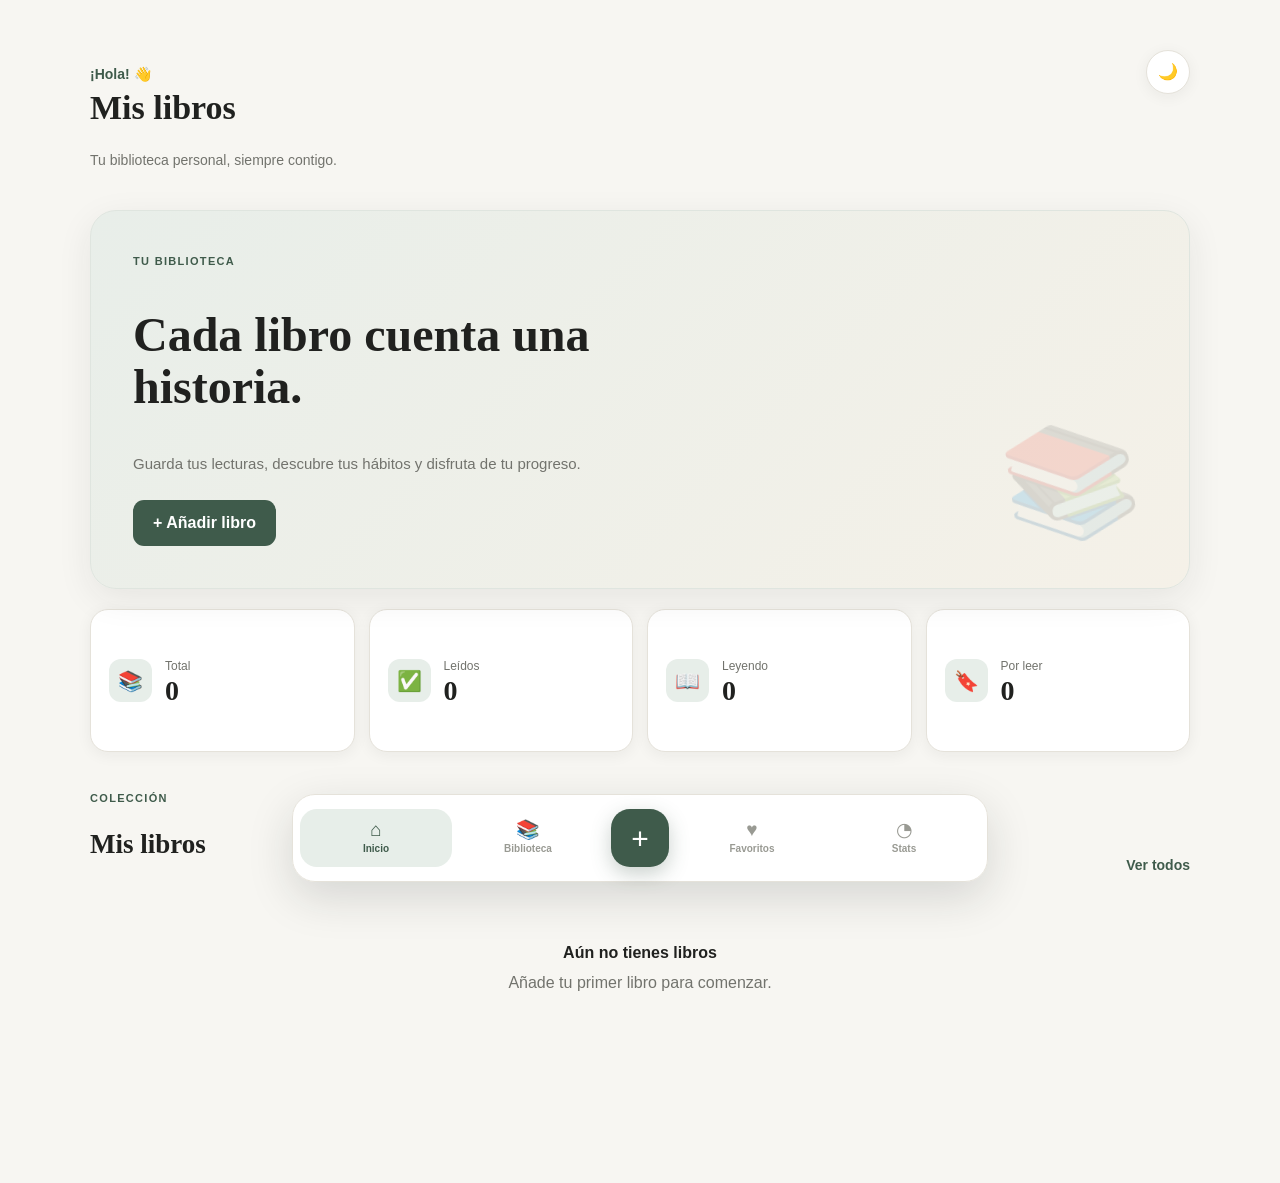
<file: index.html>
<!DOCTYPE html>
<html lang="es">
<head>
    <meta charset="UTF-8">

    <meta
        name="viewport"
        content="width=device-width, initial-scale=1.0, viewport-fit=cover"
    >

    <meta
        name="theme-color"
        content="#f7f6f2"
    >

    <meta
        name="apple-mobile-web-app-capable"
        content="yes"
    >

    <meta
        name="apple-mobile-web-app-status-bar-style"
        content="default"
    >

    <meta
        name="apple-mobile-web-app-title"
        content="Mis Libros"
    >

    <title>Mis Libros</title>

<link rel="stylesheet" href="style.css">

<link
    rel="manifest"
    href="manifest.json"
>

<meta
    name="theme-color"
    content="#3f5b4b"
>

<meta
    name="apple-mobile-web-app-capable"
    content="yes"
>

<meta
    name="apple-mobile-web-app-status-bar-style"
    content="default"
>

<meta
    name="apple-mobile-web-app-title"
    content="Mis Libros"
>

<link
    rel="apple-touch-icon"
    href="icons/icon-192.png"
>
</head>

<body>

<div class="app">

    <!-- ================= HEADER ================= -->

    <header class="top-header">

        <div>
            <p class="hello">¡Hola! 👋</p>

            <h1>Mis libros</h1>

            <p class="subtitle">
                Tu biblioteca personal, siempre contigo.
            </p>
        </div>

        <button
            class="icon-button"
            id="themeButton"
            aria-label="Cambiar tema"
        >
            🌙
        </button>

    </header>


    <!-- ================= DASHBOARD ================= -->

    <section
        class="page"
        id="homePage"
    >

        <!-- HERO -->

        <div class="hero-card">

            <div class="hero-content">

                <span class="hero-small">
                    TU BIBLIOTECA
                </span>

                <h2>
                    Cada libro cuenta una historia.
                </h2>

                <p>
                    Guarda tus lecturas, descubre tus hábitos
                    y disfruta de tu progreso.
                </p>

                <button
                    class="primary-button"
                    id="heroAddButton"
                >
                    + Añadir libro
                </button>

            </div>

            <div class="hero-decoration">
                📚
            </div>

        </div>


        <!-- STATS -->

        <div class="stats-grid">

            <div class="stat-card">

                <div class="stat-icon">
                    📚
                </div>

                <div>
                    <span>Total</span>
                    <strong id="totalBooks">0</strong>
                </div>

            </div>


            <div class="stat-card">

                <div class="stat-icon">
                    ✅
                </div>

                <div>
                    <span>Leídos</span>
                    <strong id="readBooks">0</strong>
                </div>

            </div>


            <div class="stat-card">

                <div class="stat-icon">
                    📖
                </div>

                <div>
                    <span>Leyendo</span>
                    <strong id="readingBooks">0</strong>
                </div>

            </div>


            <div class="stat-card">

                <div class="stat-icon">
                    🔖
                </div>

                <div>
                    <span>Por leer</span>
                    <strong id="toReadBooks">0</strong>
                </div>

            </div>

        </div>


        <!-- RECENT BOOKS -->

        <div class="section-header">

            <div>
                <span class="section-label">
                    COLECCIÓN
                </span>

                <h2>Mis libros</h2>
            </div>

            <button
                class="text-button"
                id="viewAllButton"
            >
                Ver todos
            </button>

        </div>


        <div
            id="recentBooks"
            class="books-grid"
        ></div>

    </section>


    <!-- ================= LIBRARY PAGE ================= -->

    <section
        class="page hidden"
        id="libraryPage"
    >

        <div class="page-heading">

            <span class="section-label">
                BIBLIOTECA
            </span>

            <h2>Todos mis libros</h2>

            <p>
                Explora y organiza tus lecturas.
            </p>

        </div>


        <div class="search-container">

            <span>🔎</span>

            <input
                type="text"
                id="searchInput"
                placeholder="Buscar por título o autor..."
            >

        </div>


        <div class="filters">

            <select id="filterStatus">

                <option value="all">
                    Todos los estados
                </option>

                <option value="read">
                    Leídos
                </option>

                <option value="reading">
                    Leyendo
                </option>

                <option value="to-read">
                    Por leer
                </option>

            </select>


            <select id="filterGenre">

                <option value="all">
                    Todos los géneros
                </option>

                <option value="Novela">
                    Novela
                </option>

                <option value="Fantasía">
                    Fantasía
                </option>

                <option value="Ciencia ficción">
                    Ciencia ficción
                </option>

                <option value="Romance">
                    Romance
                </option>

                <option value="Misterio">
                    Misterio
                </option>

                <option value="Historia">
                    Historia
                </option>

                <option value="Biografía">
                    Biografía
                </option>

                <option value="Otro">
                    Otro
                </option>

            </select>

        </div>


        <div
            id="libraryBooks"
            class="books-grid"
        ></div>

    </section>


    <!-- ================= FAVORITES ================= -->

    <section
        class="page hidden"
        id="favoritesPage"
    >

        <div class="page-heading">

            <span class="section-label">
                FAVORITOS
            </span>

            <h2>Mis favoritos</h2>

            <p>
                Tus libros especiales.
            </p>

        </div>


        <div
            id="favoriteBooks"
            class="books-grid"
        ></div>

    </section>


    <!-- ================= STATS PAGE ================= -->

    <section
        class="page hidden"
        id="statsPage"
    >

        <div class="page-heading">

            <span class="section-label">
                ESTADÍSTICAS
            </span>

            <h2>Mi progreso</h2>

            <p>
                Conoce mejor tus hábitos de lectura.
            </p>

        </div>


        <div class="big-stat">

            <div class="big-stat-number" id="statsTotal">
                0
            </div>

            <div>
                <strong>libros en tu biblioteca</strong>

                <p>
                    Sigue leyendo y construyendo tu colección.
                </p>
            </div>

        </div>


        <div class="progress-card">

            <div class="progress-header">

                <strong>Libros leídos</strong>

                <span id="readPercentage">
                    0%
                </span>

            </div>

            <div class="progress-bar">

                <div
                    id="readProgress"
                    class="progress-fill"
                ></div>

            </div>

        </div>


        <div class="stats-details">

            <div class="detail-card">

                <span>⭐</span>

                <div>
                    <small>Calificación media</small>
                    <strong id="averageRating">
                        0.0
                    </strong>
                </div>

            </div>


            <div class="detail-card">

                <span>📄</span>

                <div>
                    <small>Páginas leídas</small>
                    <strong id="pagesRead">
                        0
                    </strong>
                </div>

            </div>

        </div>

    </section>


    <!-- ================= SETTINGS ================= -->

    <section
        class="page hidden"
        id="settingsPage"
    >

        <div class="page-heading">

            <span class="section-label">
                AJUSTES
            </span>

            <h2>Configuración</h2>

            <p>
                Personaliza tu experiencia.
            </p>

        </div>


        <div class="settings-card">

            <div class="setting-row">

                <div>

                    <strong>Apariencia</strong>

                    <span>
                        Cambiar entre modo claro y oscuro
                    </span>

                </div>

                <button
                    class="setting-action"
                    id="settingsThemeButton"
                >
                    🌙
                </button>

            </div>


            <div class="setting-row">

                <div>

                    <strong>Exportar biblioteca</strong>

                    <span>
                        Guarda una copia de tus libros
                    </span>

                </div>

                <button
                    class="setting-action"
                    id="exportButton"
                >
                    ↓
                </button>

            </div>


            <div class="setting-row">

                <div>

                    <strong>Importar biblioteca</strong>

                    <span>
                        Recupera una biblioteca guardada
                    </span>

                </div>

                <button
                    class="setting-action"
                    id="importButton"
                >
                    ↑
                </button>

            </div>


            <div class="setting-row danger-row">

                <div>

                    <strong>Eliminar todos los datos</strong>

                    <span>
                        Esta acción no se puede deshacer
                    </span>

                </div>

                <button
                    class="danger-button"
                    id="clearButton"
                >
                    🗑️
                </button>

            </div>

        </div>

        <input
            type="file"
            id="importFile"
            accept=".json"
            hidden
        >

    </section>


    <!-- ================= BOTTOM NAV ================= -->

    <nav class="bottom-nav">

        <button
            class="nav-item active"
            data-page="homePage"
        >
            <span>⌂</span>
            <small>Inicio</small>
        </button>


        <button
            class="nav-item"
            data-page="libraryPage"
        >
            <span>📚</span>
            <small>Biblioteca</small>
        </button>


        <button
            class="nav-add"
            id="addBookButton"
        >
            +
        </button>


        <button
            class="nav-item"
            data-page="favoritesPage"
        >
            <span>♥</span>
            <small>Favoritos</small>
        </button>


        <button
            class="nav-item"
            data-page="statsPage"
        >
            <span>◔</span>
            <small>Stats</small>
        </button>

    </nav>

</div>


<!-- ================= MODAL ================= -->

<div
    class="modal-overlay"
    id="modal"
>

    <div class="modal">

        <div class="modal-header">

            <div>

                <span class="section-label">
                    BIBLIOTECA
                </span>

                <h2 id="modalTitle">
                    Añadir libro
                </h2>

            </div>

            <button
                class="close-button"
                id="closeModal"
            >
                ×
            </button>

        </div>


        <form id="bookForm">

            <div class="form-group">

                <label>Título</label>

                <input
                    type="text"
                    id="title"
                    placeholder="Ej. Cien años de soledad"
                    required
                >

            </div>


            <div class="form-group">

                <label>Autor</label>

                <input
                    type="text"
                    id="author"
                    placeholder="Ej. Gabriel García Márquez"
                    required
                >

            </div>


            <div class="form-row">

                <div class="form-group">

                    <label>Género</label>

                    <select id="genre">

                        <option>Novela</option>
                        <option>Fantasía</option>
                        <option>Ciencia ficción</option>
                        <option>Romance</option>
                        <option>Misterio</option>
                        <option>Historia</option>
                        <option>Biografía</option>
                        <option>Otro</option>

                    </select>

                </div>


                <div class="form-group">

                    <label>Estado</label>

                    <select id="status">

                        <option value="to-read">
                            Por leer
                        </option>

                        <option value="reading">
                            Leyendo
                        </option>

                        <option value="read">
                            Leído
                        </option>

                    </select>

                </div>

            </div>


            <div class="form-group">

                <label>Páginas</label>

                <input
                    type="number"
                    id="pages"
                    min="0"
                    placeholder="Ej. 350"
                >

            </div>


            <div class="form-group">

                <label>Progreso (%)</label>

                <input
                    type="number"
                    id="progress"
                    min="0"
                    max="100"
                    value="0"
                    placeholder="0 - 100"
                >

            </div>


            <div class="form-group">

                <label>Fecha de inicio</label>

                <input
                    type="date"
                    id="startDate"
                >

            </div>


            <div class="form-group">

                <label>Fecha de finalización</label>

                <input
                    type="date"
                    id="finishDate"
                >

            </div>


            <div class="form-group">

                <label>Calificación</label>

                <div
                    class="rating"
                    id="rating"
                >

                    <button
                        type="button"
                        data-rating="1"
                    >
                        ★
                    </button>

                    <button
                        type="button"
                        data-rating="2"
                    >
                        ★
                    </button>

                    <button
                        type="button"
                        data-rating="3"
                    >
                        ★
                    </button>

                    <button
                        type="button"
                        data-rating="4"
                    >
                        ★
                    </button>

                    <button
                        type="button"
                        data-rating="5"
                    >
                        ★
                    </button>

                </div>

            </div>


            <div class="form-group">

                <label>Notas</label>

                <textarea
                    id="notes"
                    rows="4"
                    placeholder="¿Qué te pareció este libro?"
                ></textarea>

            </div>


            <label class="favorite-checkbox">

                <input
                    type="checkbox"
                    id="favorite"
                >

                <span>♥</span>

                Añadir a favoritos

            </label>


            <div class="form-actions">

                <button
                    type="button"
                    class="cancel-button"
                    id="cancelButton"
                >
                    Cancelar
                </button>

                <button
                    type="submit"
                    class="save-button"
                >
                    Guardar libro
                </button>

            </div>

        </form>

    </div>

</div>


<script src="script.js?v=3"></script></body>
</html>
</file>
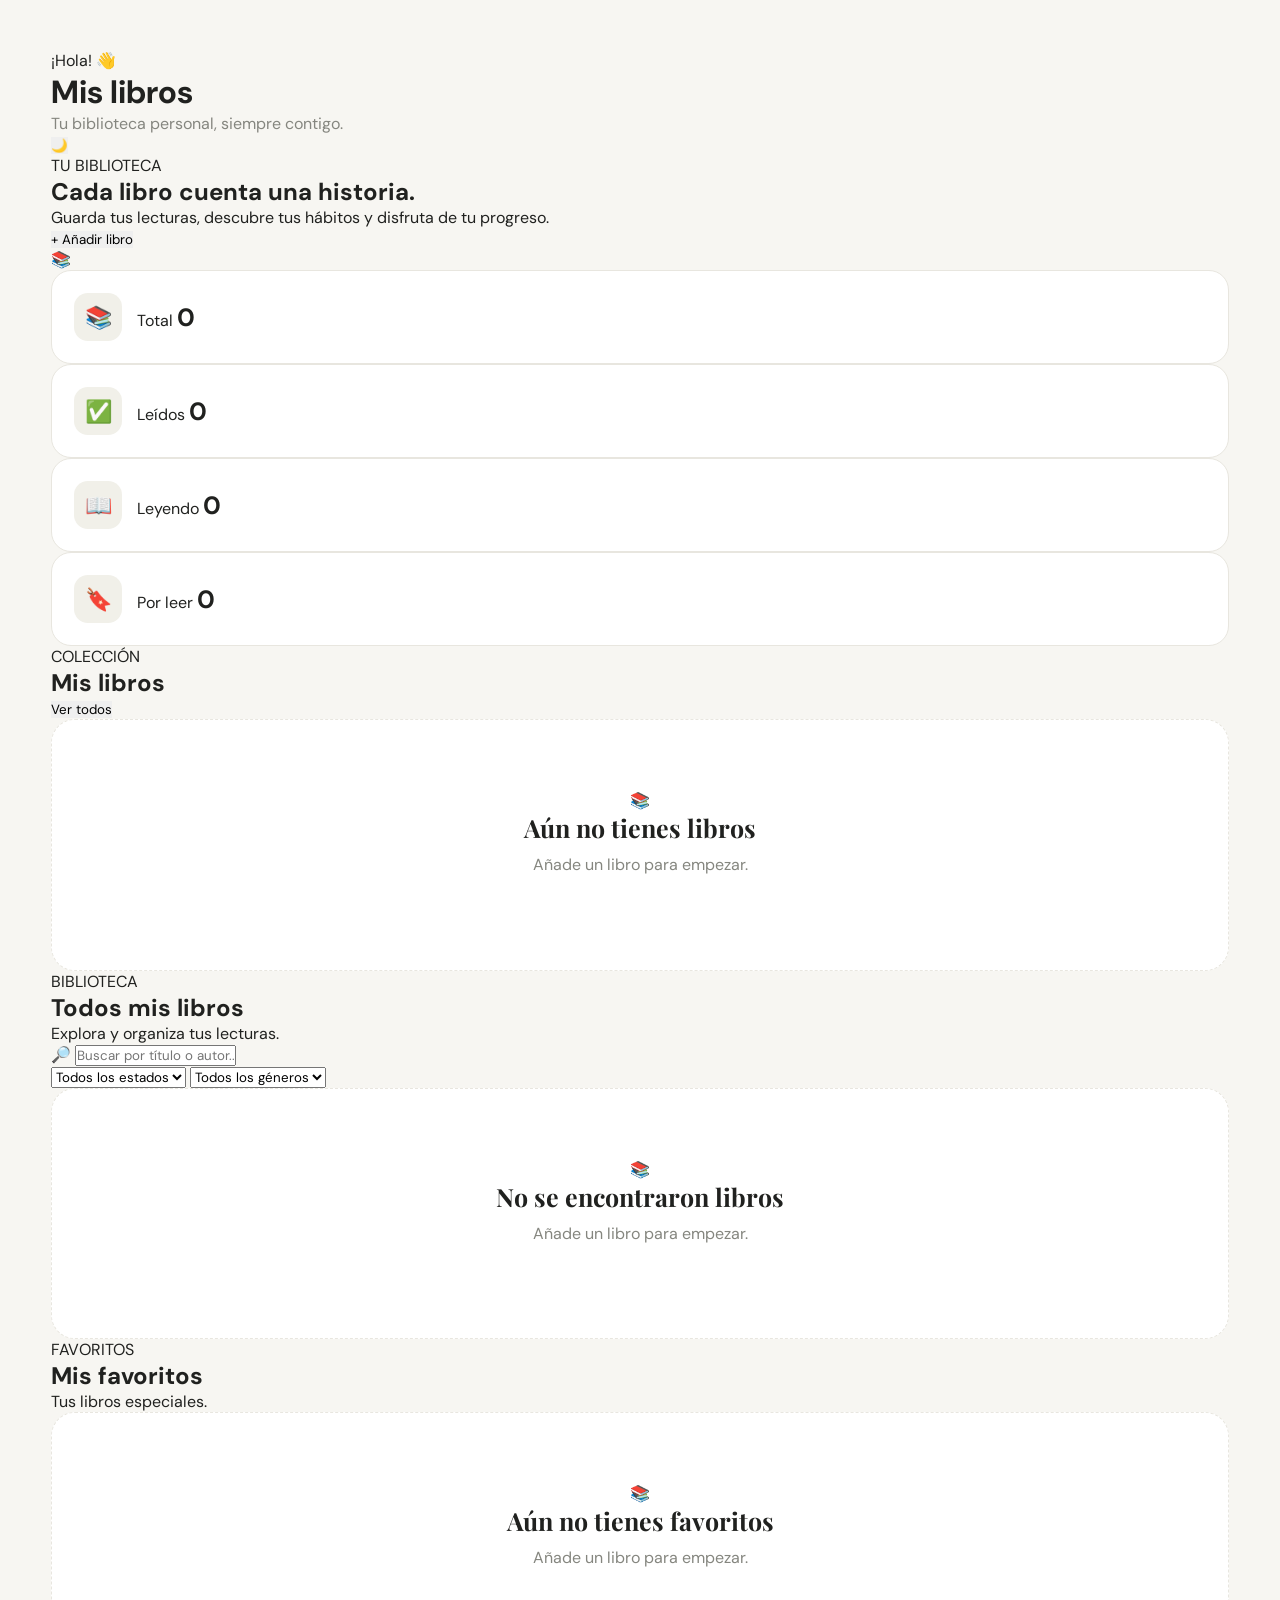
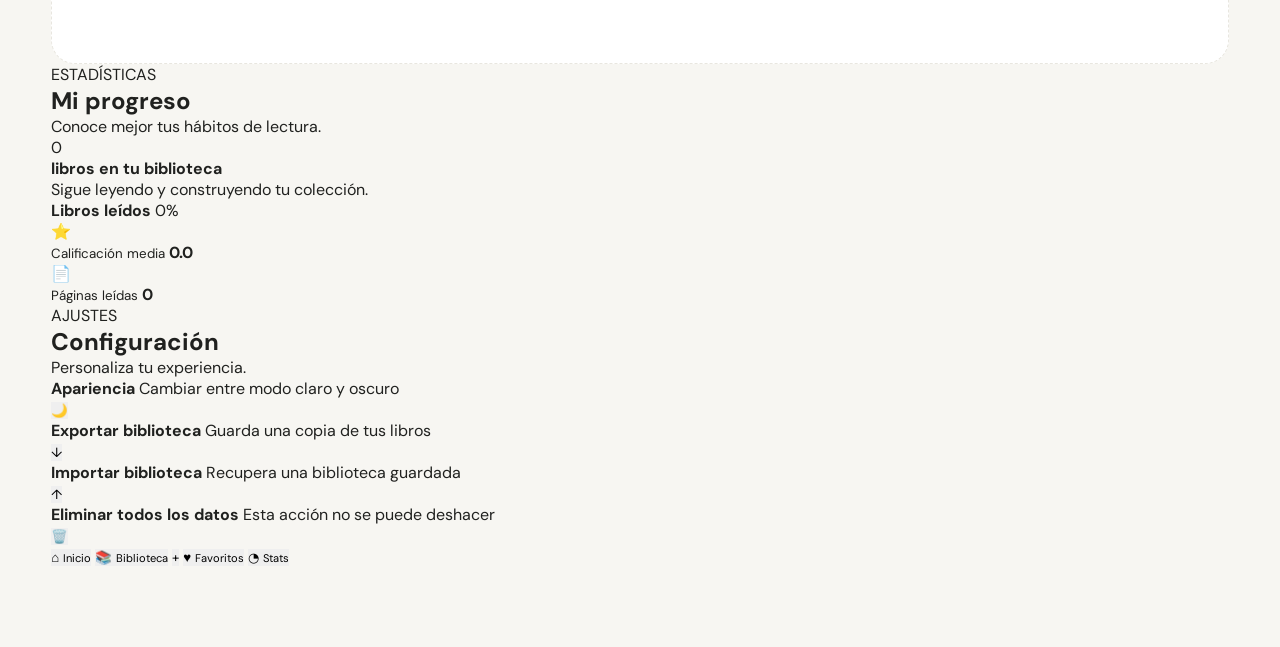
<file: aplicacion/index.html>
<!DOCTYPE html>
<html lang="es">
<head>
    <meta charset="UTF-8">

    <meta
        name="viewport"
        content="width=device-width, initial-scale=1.0, viewport-fit=cover"
    >

    <meta
        name="theme-color"
        content="#f7f6f2"
    >

    <meta
        name="apple-mobile-web-app-capable"
        content="yes"
    >

    <meta
        name="apple-mobile-web-app-status-bar-style"
        content="default"
    >

    <meta
        name="apple-mobile-web-app-title"
        content="Mis Libros"
    >

    <title>Mis Libros</title>

<link rel="stylesheet" href="style.css">

<link
    rel="manifest"
    href="manifest.json"
>

<meta
    name="theme-color"
    content="#3f5b4b"
>

<meta
    name="apple-mobile-web-app-capable"
    content="yes"
>

<meta
    name="apple-mobile-web-app-status-bar-style"
    content="default"
>

<meta
    name="apple-mobile-web-app-title"
    content="Mis Libros"
>

<link
    rel="apple-touch-icon"
    href="icons/icon-192.png"
>
</head>

<body>

<div class="app">

    <!-- ================= HEADER ================= -->

    <header class="top-header">

        <div>
            <p class="hello">¡Hola! 👋</p>

            <h1>Mis libros</h1>

            <p class="subtitle">
                Tu biblioteca personal, siempre contigo.
            </p>
        </div>

        <button
            class="icon-button"
            id="themeButton"
            aria-label="Cambiar tema"
        >
            🌙
        </button>

    </header>


    <!-- ================= DASHBOARD ================= -->

    <section
        class="page"
        id="homePage"
    >

        <!-- HERO -->

        <div class="hero-card">

            <div class="hero-content">

                <span class="hero-small">
                    TU BIBLIOTECA
                </span>

                <h2>
                    Cada libro cuenta una historia.
                </h2>

                <p>
                    Guarda tus lecturas, descubre tus hábitos
                    y disfruta de tu progreso.
                </p>

                <button
                    class="primary-button"
                    id="heroAddButton"
                >
                    + Añadir libro
                </button>

            </div>

            <div class="hero-decoration">
                📚
            </div>

        </div>


        <!-- STATS -->

        <div class="stats-grid">

            <div class="stat-card">

                <div class="stat-icon">
                    📚
                </div>

                <div>
                    <span>Total</span>
                    <strong id="totalBooks">0</strong>
                </div>

            </div>


            <div class="stat-card">

                <div class="stat-icon">
                    ✅
                </div>

                <div>
                    <span>Leídos</span>
                    <strong id="readBooks">0</strong>
                </div>

            </div>


            <div class="stat-card">

                <div class="stat-icon">
                    📖
                </div>

                <div>
                    <span>Leyendo</span>
                    <strong id="readingBooks">0</strong>
                </div>

            </div>


            <div class="stat-card">

                <div class="stat-icon">
                    🔖
                </div>

                <div>
                    <span>Por leer</span>
                    <strong id="toReadBooks">0</strong>
                </div>

            </div>

        </div>


        <!-- RECENT BOOKS -->

        <div class="section-header">

            <div>
                <span class="section-label">
                    COLECCIÓN
                </span>

                <h2>Mis libros</h2>
            </div>

            <button
                class="text-button"
                id="viewAllButton"
            >
                Ver todos
            </button>

        </div>


        <div
            id="recentBooks"
            class="books-grid"
        ></div>

    </section>


    <!-- ================= LIBRARY PAGE ================= -->

    <section
        class="page hidden"
        id="libraryPage"
    >

        <div class="page-heading">

            <span class="section-label">
                BIBLIOTECA
            </span>

            <h2>Todos mis libros</h2>

            <p>
                Explora y organiza tus lecturas.
            </p>

        </div>


        <div class="search-container">

            <span>🔎</span>

            <input
                type="text"
                id="searchInput"
                placeholder="Buscar por título o autor..."
            >

        </div>


        <div class="filters">

            <select id="filterStatus">

                <option value="all">
                    Todos los estados
                </option>

                <option value="read">
                    Leídos
                </option>

                <option value="reading">
                    Leyendo
                </option>

                <option value="to-read">
                    Por leer
                </option>

            </select>


            <select id="filterGenre">

                <option value="all">
                    Todos los géneros
                </option>

                <option value="Novela">
                    Novela
                </option>

                <option value="Fantasía">
                    Fantasía
                </option>

                <option value="Ciencia ficción">
                    Ciencia ficción
                </option>

                <option value="Romance">
                    Romance
                </option>

                <option value="Misterio">
                    Misterio
                </option>

                <option value="Historia">
                    Historia
                </option>

                <option value="Biografía">
                    Biografía
                </option>

                <option value="Otro">
                    Otro
                </option>

            </select>

        </div>


        <div
            id="libraryBooks"
            class="books-grid"
        ></div>

    </section>


    <!-- ================= FAVORITES ================= -->

    <section
        class="page hidden"
        id="favoritesPage"
    >

        <div class="page-heading">

            <span class="section-label">
                FAVORITOS
            </span>

            <h2>Mis favoritos</h2>

            <p>
                Tus libros especiales.
            </p>

        </div>


        <div
            id="favoriteBooks"
            class="books-grid"
        ></div>

    </section>


    <!-- ================= STATS PAGE ================= -->

    <section
        class="page hidden"
        id="statsPage"
    >

        <div class="page-heading">

            <span class="section-label">
                ESTADÍSTICAS
            </span>

            <h2>Mi progreso</h2>

            <p>
                Conoce mejor tus hábitos de lectura.
            </p>

        </div>


        <div class="big-stat">

            <div class="big-stat-number" id="statsTotal">
                0
            </div>

            <div>
                <strong>libros en tu biblioteca</strong>

                <p>
                    Sigue leyendo y construyendo tu colección.
                </p>
            </div>

        </div>


        <div class="progress-card">

            <div class="progress-header">

                <strong>Libros leídos</strong>

                <span id="readPercentage">
                    0%
                </span>

            </div>

            <div class="progress-bar">

                <div
                    id="readProgress"
                    class="progress-fill"
                ></div>

            </div>

        </div>


        <div class="stats-details">

            <div class="detail-card">

                <span>⭐</span>

                <div>
                    <small>Calificación media</small>
                    <strong id="averageRating">
                        0.0
                    </strong>
                </div>

            </div>


            <div class="detail-card">

                <span>📄</span>

                <div>
                    <small>Páginas leídas</small>
                    <strong id="pagesRead">
                        0
                    </strong>
                </div>

            </div>

        </div>

    </section>


    <!-- ================= SETTINGS ================= -->

    <section
        class="page hidden"
        id="settingsPage"
    >

        <div class="page-heading">

            <span class="section-label">
                AJUSTES
            </span>

            <h2>Configuración</h2>

            <p>
                Personaliza tu experiencia.
            </p>

        </div>


        <div class="settings-card">

            <div class="setting-row">

                <div>

                    <strong>Apariencia</strong>

                    <span>
                        Cambiar entre modo claro y oscuro
                    </span>

                </div>

                <button
                    class="setting-action"
                    id="settingsThemeButton"
                >
                    🌙
                </button>

            </div>


            <div class="setting-row">

                <div>

                    <strong>Exportar biblioteca</strong>

                    <span>
                        Guarda una copia de tus libros
                    </span>

                </div>

                <button
                    class="setting-action"
                    id="exportButton"
                >
                    ↓
                </button>

            </div>


            <div class="setting-row">

                <div>

                    <strong>Importar biblioteca</strong>

                    <span>
                        Recupera una biblioteca guardada
                    </span>

                </div>

                <button
                    class="setting-action"
                    id="importButton"
                >
                    ↑
                </button>

            </div>


            <div class="setting-row danger-row">

                <div>

                    <strong>Eliminar todos los datos</strong>

                    <span>
                        Esta acción no se puede deshacer
                    </span>

                </div>

                <button
                    class="danger-button"
                    id="clearButton"
                >
                    🗑️
                </button>

            </div>

        </div>

        <input
            type="file"
            id="importFile"
            accept=".json"
            hidden
        >

    </section>


    <!-- ================= BOTTOM NAV ================= -->

    <nav class="bottom-nav">

        <button
            class="nav-item active"
            data-page="homePage"
        >
            <span>⌂</span>
            <small>Inicio</small>
        </button>


        <button
            class="nav-item"
            data-page="libraryPage"
        >
            <span>📚</span>
            <small>Biblioteca</small>
        </button>


        <button
            class="nav-add"
            id="addBookButton"
        >
            +
        </button>


        <button
            class="nav-item"
            data-page="favoritesPage"
        >
            <span>♥</span>
            <small>Favoritos</small>
        </button>


        <button
            class="nav-item"
            data-page="statsPage"
        >
            <span>◔</span>
            <small>Stats</small>
        </button>

    </nav>

</div>


<!-- ================= MODAL ================= -->

<div
    class="modal-overlay"
    id="modal"
>

    <div class="modal">

        <div class="modal-header">

            <div>

                <span class="section-label">
                    BIBLIOTECA
                </span>

                <h2 id="modalTitle">
                    Añadir libro
                </h2>

            </div>

            <button
                class="close-button"
                id="closeModal"
            >
                ×
            </button>

        </div>


        <form id="bookForm">

            <div class="form-group">

                <label>Título</label>

                <input
                    type="text"
                    id="title"
                    placeholder="Ej. Cien años de soledad"
                    required
                >

            </div>


            <div class="form-group">

                <label>Autor</label>

                <input
                    type="text"
                    id="author"
                    placeholder="Ej. Gabriel García Márquez"
                    required
                >

            </div>


            <div class="form-row">

                <div class="form-group">

                    <label>Género</label>

                    <select id="genre">

                        <option>Novela</option>
                        <option>Fantasía</option>
                        <option>Ciencia ficción</option>
                        <option>Romance</option>
                        <option>Misterio</option>
                        <option>Historia</option>
                        <option>Biografía</option>
                        <option>Otro</option>

                    </select>

                </div>


                <div class="form-group">

                    <label>Estado</label>

                    <select id="status">

                        <option value="to-read">
                            Por leer
                        </option>

                        <option value="reading">
                            Leyendo
                        </option>

                        <option value="read">
                            Leído
                        </option>

                    </select>

                </div>

            </div>


            <div class="form-group">

                <label>Páginas</label>

                <input
                    type="number"
                    id="pages"
                    min="0"
                    placeholder="Ej. 350"
                >

            </div>


            <div class="form-group">

                <label>Progreso (%)</label>

                <input
                    type="number"
                    id="progress"
                    min="0"
                    max="100"
                    value="0"
                    placeholder="0 - 100"
                >

            </div>


            <div class="form-group">

                <label>Fecha de inicio</label>

                <input
                    type="date"
                    id="startDate"
                >

            </div>


            <div class="form-group">

                <label>Fecha de finalización</label>

                <input
                    type="date"
                    id="finishDate"
                >

            </div>


            <div class="form-group">

                <label>Calificación</label>

                <div
                    class="rating"
                    id="rating"
                >

                    <button
                        type="button"
                        data-rating="1"
                    >
                        ★
                    </button>

                    <button
                        type="button"
                        data-rating="2"
                    >
                        ★
                    </button>

                    <button
                        type="button"
                        data-rating="3"
                    >
                        ★
                    </button>

                    <button
                        type="button"
                        data-rating="4"
                    >
                        ★
                    </button>

                    <button
                        type="button"
                        data-rating="5"
                    >
                        ★
                    </button>

                </div>

            </div>


            <div class="form-group">

                <label>Notas</label>

                <textarea
                    id="notes"
                    rows="4"
                    placeholder="¿Qué te pareció este libro?"
                ></textarea>

            </div>


            <label class="favorite-checkbox">

                <input
                    type="checkbox"
                    id="favorite"
                >

                <span>♥</span>

                Añadir a favoritos

            </label>


            <div class="form-actions">

                <button
                    type="button"
                    class="cancel-button"
                    id="cancelButton"
                >
                    Cancelar
                </button>

                <button
                    type="submit"
                    class="save-button"
                >
                    Guardar libro
                </button>

            </div>

        </form>

    </div>

</div>


<script src="script.js"></script>

</body>
</html>
</file>
<file: style.css>
```css
@import url('https://fonts.googleapis.com/css2?family=DM+Sans:wght@400;500;600;700&family=Playfair+Display:wght@600;700&display=swap');

* {
    margin: 0;
    padding: 0;
    box-sizing: border-box;
}

:root {
    --background: #f7f6f2;
    --surface: #ffffff;
    --surface-soft: #f0eee8;
    --text: #20211f;
    --text-secondary: #72736d;
    --text-muted: #999a93;

    --border: #e5e2da;

    --accent: #3f5b4b;
    --accent-dark: #304638;
    --accent-light: #e7eee9;

    --danger: #b94b4b;
    --danger-light: #f8e8e8;

    --shadow: 0 10px 35px rgba(35, 38, 34, 0.08);
    --shadow-small: 0 3px 15px rgba(35, 38, 34, 0.06);

    --radius: 18px;
    --radius-small: 12px;
}

body.dark {
    --background: #181b19;
    --surface: #222622;
    --surface-soft: #2b302c;
    --text: #f2f3ee;
    --text-secondary: #aeb3aa;
    --text-muted: #7f857e;

    --border: #353a35;

    --accent: #9bb9a5;
    --accent-dark: #b4cdbb;
    --accent-light: #2b3930;

    --danger: #df8585;
    --danger-light: #3a2929;

    --shadow: 0 12px 40px rgba(0, 0, 0, 0.25);
    --shadow-small: 0 4px 18px rgba(0, 0, 0, 0.2);
}

html {
    min-height: 100%;
    background: var(--background);
}

body {
    min-height: 100vh;
    background: var(--background);
    color: var(--text);
    font-family: 'DM Sans', sans-serif;
    line-height: 1.5;
    transition: background .25s ease, color .25s ease;
}

button,
input,
select,
textarea {
    font: inherit;
}

button {
    cursor: pointer;
}

input,
select,
textarea {
    outline: none;
}

.app {
    width: 100%;
    min-height: 100vh;
    padding-bottom: 105px;
}

/* ================= HEADER ================= */

.top-header {
    width: 100%;
    max-width: 1100px;
    margin: 0 auto;
    padding: 42px 32px 25px;

    display: flex;
    justify-content: space-between;
    align-items: flex-start;
}

.top-header h1 {
    margin-top: 3px;

    font-family: 'Playfair Display', serif;
    font-size: 34px;
    line-height: 1.15;
    color: var(--text);
}

.hello {
    margin-bottom: 2px;
    color: var(--accent);
    font-size: 14px;
    font-weight: 700;
}

.subtitle {
    margin-top: 6px;
    color: var(--text-secondary);
    font-size: 14px;
}

.icon-button {
    width: 44px;
    height: 44px;

    border: 1px solid var(--border);
    border-radius: 50%;

    background: var(--surface);
    color: var(--text);

    display: flex;
    align-items: center;
    justify-content: center;

    box-shadow: var(--shadow-small);

    transition: .2s ease;
}

.icon-button:hover {
    transform: translateY(-2px);
    box-shadow: var(--shadow);
}

/* ================= PAGES ================= */

.page {
    width: 100%;
    max-width: 1100px;
    margin: 0 auto;
    padding: 0 32px 35px;

    animation: fadeIn .25s ease;
}

.page.hidden {
    display: none;
}

@keyframes fadeIn {
    from {
        opacity: 0;
        transform: translateY(5px);
    }

    to {
        opacity: 1;
        transform: translateY(0);
    }
}

/* ================= HERO ================= */

.hero-card {
    position: relative;
    overflow: hidden;

    min-height: 285px;
    padding: 42px;

    display: flex;
    align-items: center;
    justify-content: space-between;

    border-radius: 26px;

    background:
        linear-gradient(
            135deg,
            #e8eee9 0%,
            #f5f1e8 100%
        );

    border: 1px solid #dfe5df;

    box-shadow: var(--shadow);
}

body.dark .hero-card {
    background:
        linear-gradient(
            135deg,
            #29362e 0%,
            #302e28 100%
        );

    border-color: #3b443d;
}

.hero-content {
    position: relative;
    z-index: 2;
    max-width: 610px;
}

.hero-small,
.section-label {
    display: block;

    margin-bottom: 8px;

    color: var(--accent);
    font-size: 11px;
    font-weight: 700;
    letter-spacing: .12em;
}

.hero-card h2 {
    max-width: 570px;

    font-family: 'Playfair Display', serif;
    font-size: clamp(32px, 5vw, 48px);
    line-height: 1.08;

    color: var(--text);
}

.hero-card p {
    max-width: 510px;
    margin: 15px 0 25px;

    color: var(--text-secondary);
    font-size: 15px;
}

.hero-decoration {
    position: absolute;
    right: 50px;
    bottom: 25px;

    font-size: 110px;

    opacity: .15;
    transform: rotate(-8deg);
    user-select: none;
}

/* ================= BUTTONS ================= */

.primary-button {
    min-height: 46px;
    padding: 11px 20px;

    border: 0;
    border-radius: 11px;

    background: var(--accent);
    color: white;

    font-weight: 700;

    transition: .2s ease;
}

.primary-button:hover {
    background: var(--accent-dark);
    transform: translateY(-2px);
    box-shadow: var(--shadow-small);
}

.text-button {
    padding: 7px 0;

    border: 0;
    background: transparent;

    color: var(--accent);

    font-weight: 700;
    font-size: 14px;
}

.text-button:hover {
    text-decoration: underline;
}

/* ================= STATS ================= */

.stats-grid {
    display: grid;
    grid-template-columns: repeat(4, 1fr);
    gap: 14px;

    margin: 20px 0 38px;
}

.stat-card {
    min-height: 105px;
    padding: 18px;

    display: flex;
    align-items: center;
    gap: 13px;

    background: var(--surface);
    border: 1px solid var(--border);
    border-radius: var(--radius);

    box-shadow: var(--shadow-small);

    transition: .2s ease;
}

.stat-card:hover {
    transform: translateY(-2px);
    box-shadow: var(--shadow);
}

.stat-icon {
    width: 43px;
    height: 43px;

    flex-shrink: 0;

    display: flex;
    align-items: center;
    justify-content: center;

    border-radius: 12px;
    background: var(--accent-light);

    font-size: 20px;
}

.stat-card span {
    display: block;

    color: var(--text-secondary);
    font-size: 12px;
}

.stat-card strong {
    display: block;
    margin-top: 2px;

    font-family: 'Playfair Display', serif;
    font-size: 28px;
    line-height: 1;

    color: var(--text);
}

/* ================= SECTION ================= */

.section-header {
    margin-bottom: 18px;

    display: flex;
    justify-content: space-between;
    align-items: flex-end;
}

.section-header h2 {
    font-family: 'Playfair Display', serif;
    font-size: 27px;
    line-height: 1.15;
}

/* ================= BOOK GRID ================= */

.books-grid {
    display: grid;
    grid-template-columns: repeat(4, minmax(0, 1fr));
    gap: 18px;
}

/*
   Estas reglas también sirven para las tarjetas
   que genera script.js.
*/

.book-card {
    overflow: hidden;

    background: var(--surface);
    border: 1px solid var(--border);
    border-radius: var(--radius);

    box-shadow: var(--shadow-small);

    transition: .2s ease;
}

.book-card:hover {
    transform: translateY(-4px);
    box-shadow: var(--shadow);
}

.book-card img,
.book-cover {
    width: 100%;
    aspect-ratio: 2 / 3;
    object-fit: cover;
    background: var(--surface-soft);
}

.book-info {
    padding: 14px;
}

.book-title {
    font-family: 'Playfair Display', serif;
    font-size: 17px;
    font-weight: 700;
    line-height: 1.25;
}

.book-author {
    margin-top: 4px;

    color: var(--text-secondary);
    font-size: 13px;
}

.book-meta {
    margin-top: 10px;

    color: var(--text-muted);
    font-size: 12px;
}

/* ================= PAGE HEADINGS ================= */

.page-heading {
    margin-bottom: 25px;
}

.page-heading h2 {
    font-family: 'Playfair Display', serif;
    font-size: 34px;
    line-height: 1.15;
}

.page-heading p {
    margin-top: 7px;
    color: var(--text-secondary);
}

/* ================= SEARCH ================= */

.search-container {
    position: relative;

    margin-bottom: 14px;
}

.search-container > span {
    position: absolute;
    left: 15px;
    top: 50%;

    transform: translateY(-50%);

    color: var(--text-muted);
    font-size: 17px;
}

.search-container input {
    width: 100%;
    height: 48px;

    padding: 0 15px 0 45px;

    border: 1px solid var(--border);
    border-radius: 12px;

    background: var(--surface);
    color: var(--text);

    box-shadow: var(--shadow-small);
}

.search-container input:focus {
    border-color: var(--accent);
    box-shadow: 0 0 0 3px var(--accent-light);
}

/* ================= FILTERS ================= */

.filters {
    display: grid;
    grid-template-columns: 1fr 1fr;
    gap: 12px;

    margin-bottom: 25px;
}

.filters select {
    height: 45px;

    padding: 0 13px;

    border: 1px solid var(--border);
    border-radius: 11px;

    background: var(--surface);
    color: var(--text);
}

/* ================= STATS PAGE ================= */

.big-stat {
    padding: 30px;

    display: flex;
    align-items: center;
    gap: 22px;

    background: var(--surface);
    border: 1px solid var(--border);
    border-radius: var(--radius);

    box-shadow: var(--shadow-small);

    margin-bottom: 16px;
}

.big-stat-number {
    font-family: 'Playfair Display', serif;
    font-size: 58px;
    font-weight: 700;
    line-height: 1;

    color: var(--accent);
}

.big-stat strong {
    font-size: 17px;
}

.big-stat p {
    margin-top: 5px;
    color: var(--text-secondary);
    font-size: 13px;
}

.progress-card {
    padding: 24px;

    background: var(--surface);
    border: 1px solid var(--border);
    border-radius: var(--radius);

    box-shadow: var(--shadow-small);
}

.progress-header {
    display: flex;
    justify-content: space-between;
    margin-bottom: 12px;
}

.progress-header span {
    color: var(--accent);
    font-weight: 700;
}

.progress-bar {
    width: 100%;
    height: 10px;

    overflow: hidden;

    border-radius: 99px;
    background: var(--surface-soft);
}

.progress-fill {
    width: 0;
    height: 100%;

    border-radius: inherit;
    background: var(--accent);

    transition: width .4s ease;
}

.stats-details {
    display: grid;
    grid-template-columns: 1fr 1fr;
    gap: 14px;

    margin-top: 16px;
}

.detail-card {
    padding: 20px;

    display: flex;
    align-items: center;
    gap: 13px;

    background: var(--surface);
    border: 1px solid var(--border);
    border-radius: var(--radius);

    box-shadow: var(--shadow-small);
}

.detail-card > span {
    font-size: 25px;
}

.detail-card small {
    display: block;
    color: var(--text-secondary);
}

.detail-card strong {
    display: block;
    margin-top: 2px;

    font-family: 'Playfair Display', serif;
    font-size: 24px;
}

/* ================= SETTINGS ================= */

.settings-card {
    overflow: hidden;

    background: var(--surface);
    border: 1px solid var(--border);
    border-radius: var(--radius);

    box-shadow: var(--shadow-small);
}

.setting-row {
    min-height: 85px;

    padding: 18px 22px;

    display: flex;
    align-items: center;
    justify-content: space-between;
    gap: 20px;

    border-bottom: 1px solid var(--border);
}

.setting-row:last-child {
    border-bottom: 0;
}

.setting-row strong {
    display: block;
    font-size: 15px;
}

.setting-row span {
    display: block;
    margin-top: 3px;

    color: var(--text-secondary);
    font-size: 13px;
}

.setting-action,
.close-button {
    width: 42px;
    height: 42px;

    flex-shrink: 0;

    display: flex;
    align-items: center;
    justify-content: center;

    border: 1px solid var(--border);
    border-radius: 50%;

    background: var(--surface-soft);
    color: var(--text);

    font-size: 18px;
}

.setting-action:hover,
.close-button:hover {
    background: var(--accent-light);
    color: var(--accent);
}

.danger-row strong {
    color: var(--danger);
}

.danger-button {
    width: 42px;
    height: 42px;

    flex-shrink: 0;

    border: 0;
    border-radius: 50%;

    background: var(--danger-light);
    color: var(--danger);

    display: flex;
    align-items: center;
    justify-content: center;
}

.danger-button:hover {
    transform: scale(1.05);
}

/* ================= BOTTOM NAV ================= */

.bottom-nav {
    position: fixed;
    left: 50%;
    bottom: 18px;

    z-index: 500;

    width: min(680px, calc(100% - 30px));
    height: 72px;

    transform: translateX(-50%);

    display: grid;
    grid-template-columns: 1fr 1fr 72px 1fr 1fr;
    align-items: center;

    padding: 7px;

    background: rgba(255, 255, 255, .94);
    border: 1px solid var(--border);
    border-radius: 23px;

    box-shadow: 0 15px 45px rgba(30, 35, 31, .15);

    backdrop-filter: blur(18px);
    -webkit-backdrop-filter: blur(18px);
}

body.dark .bottom-nav {
    background: rgba(34, 38, 34, .94);
}

.nav-item {
    height: 58px;

    border: 0;
    border-radius: 17px;

    background: transparent;
    color: var(--text-muted);

    display: flex;
    flex-direction: column;
    align-items: center;
    justify-content: center;
    gap: 2px;

    transition: .2s ease;
}

.nav-item span {
    font-size: 19px;
    line-height: 1;
}

.nav-item small {
    font-size: 10px;
    font-weight: 600;
}

.nav-item:hover {
    background: var(--surface-soft);
    color: var(--text);
}

.nav-item.active {
    background: var(--accent-light);
    color: var(--accent);
}

.nav-add {
    width: 58px;
    height: 58px;

    justify-self: center;

    border: 0;
    border-radius: 19px;

    background: var(--accent);
    color: white;

    font-size: 30px;
    font-weight: 400;

    box-shadow: 0 7px 20px rgba(63, 91, 75, .28);

    transition: .2s ease;
}

.nav-add:hover {
    transform: translateY(-3px);
    background: var(--accent-dark);
}

/* ================= MODAL ================= */

.modal-overlay {
    position: fixed;
    inset: 0;

    z-index: 1000;

    display: flex;
    align-items: center;
    justify-content: center;

    padding: 20px;

    background: rgba(20, 23, 21, .55);

    backdrop-filter: blur(6px);
    -webkit-backdrop-filter: blur(6px);
}

.modal-overlay.hidden {
    display: none;
}

.modal {
    width: min(600px, 100%);
    max-height: calc(100vh - 40px);

    overflow-y: auto;

    padding: 28px;

    background: var(--surface);
    border: 1px solid var(--border);
    border-radius: 22px;

    box-shadow: 0 25px 70px rgba(0, 0, 0, .2);

    animation: modalIn .2s ease;
}

@keyframes modalIn {
    from {
        opacity: 0;
        transform: translateY(12px) scale(.98);
    }

    to {
        opacity: 1;
        transform: translateY(0) scale(1);
    }
}

.modal-header {
    display: flex;
    align-items: flex-start;
    justify-content: space-between;

    margin-bottom: 24px;
}

.modal-header h2 {
    font-family: 'Playfair Display', serif;
    font-size: 28px;
}

.close-button {
    font-size: 27px;
    line-height: 1;
}

/* ================= FORM ================= */

.form-group {
    margin-bottom: 17px;
}

.form-group label {
    display: block;
    margin-bottom: 7px;

    color: var(--text);
    font-size: 13px;
    font-weight: 700;
}

.form-group input,
.form-group select,
.form-group textarea {
    width: 100%;

    padding: 11px 13px;

    border: 1px solid var(--border);
    border-radius: 10px;

    background: var(--surface);
    color: var(--text);
}

.form-group input:focus,
.form-group select:focus,
.form-group textarea:focus {
    border-color: var(--accent);
    box-shadow: 0 0 0 3px var(--accent-light);
}

.form-group textarea {
    min-height: 105px;
    resize: vertical;
}

.form-row {
    display: grid;
    grid-template-columns: 1fr 1fr;
    gap: 12px;
}

/* ================= RATING ================= */

.rating {
    display: flex;
    gap: 5px;
}

.rating button {
    width: 39px;
    height: 39px;

    border: 1px solid var(--border);
    border-radius: 9px;

    background: var(--surface-soft);
    color: var(--text-muted);

    font-size: 21px;

    transition: .15s ease;
}

.rating button:hover,
.rating button.active {
    color: #d19b32;
    background: #fbf3dc;
    border-color: #e8d39d;
}

/* ================= FAVORITE ================= */

.favorite-checkbox {
    display: flex;
    align-items: center;
    gap: 9px;

    margin: 20px 0;

    color: var(--text-secondary);
    font-size: 14px;
    font-weight: 600;

    cursor: pointer;
}

.favorite-checkbox input {
    width: 17px;
    height: 17px;
    accent-color: var(--accent);
}

.favorite-checkbox span {
    color: var(--danger);
    font-size: 18px;
}

/* ================= FORM ACTIONS ================= */

.form-actions {
    display: flex;
    justify-content: flex-end;
    gap: 10px;

    padding-top: 8px;
}

.cancel-button,
.save-button {
    min-height: 43px;

    padding: 10px 17px;

    border-radius: 10px;

    font-weight: 700;
}

.cancel-button {
    border: 1px solid var(--border);
    background: var(--surface-soft);
    color: var(--text);
}

.cancel-button:hover {
    background: var(--border);
}

.save-button {
    border: 0;
    background: var(--accent);
    color: white;
}

.save-button:hover {
    background: var(--accent-dark);
}

/* ================= MOBILE ================= */

@media (max-width: 850px) {

    .top-header,
    .page {
        padding-left: 22px;
        padding-right: 22px;
    }

    .books-grid {
        grid-template-columns: repeat(3, minmax(0, 1fr));
    }

    .stats-grid {
        grid-template-columns: repeat(2, 1fr);
    }
}

@media (max-width: 600px) {

    .app {
        padding-bottom: 100px;
    }

    .top-header {
        padding-top: 27px;
        padding-bottom: 20px;
    }

    .top-header h1 {
        font-size: 28px;
    }

    .subtitle {
        font-size: 13px;
    }

    .page {
        padding-left: 15px;
        padding-right: 15px;
    }

    .hero-card {
        min-height: 320px;
        padding: 27px 23px;
        align-items: flex-start;
    }

    .hero-card h2 {
        font-size: 34px;
        max-width: 310px;
    }

    .hero-card p {
        max-width: 300px;
    }

    .hero-decoration {
        right: 20px;
        bottom: 10px;
        font-size: 80px;
    }

    .stats-grid {
        gap: 9px;
        margin-bottom: 30px;
    }

    .stat-card {
        min-height: 92px;
        padding: 13px;
        gap: 9px;
    }

    .stat-icon {
        width: 36px;
        height: 36px;
        font-size: 17px;
    }

    .stat-card strong {
        font-size: 24px;
    }

    .section-header h2 {
        font-size: 24px;
    }

    .books-grid {
        grid-template-columns: repeat(2, minmax(0, 1fr));
        gap: 12px;
    }

    .page-heading h2 {
        font-size: 29px;
    }

    .filters {
        grid-template-columns: 1fr;
    }

    .big-stat {
        padding: 22px;
        gap: 15px;
    }

    .big-stat-number {
        font-size: 46px;
    }

    .stats-details {
        grid-template-columns: 1fr;
    }

    .modal-overlay {
        padding: 10px;
        align-items: flex-end;
    }

    .modal {
        max-height: 92vh;
        padding: 22px 18px;
        border-radius: 22px 22px 14px 14px;
    }

    .form-row {
        grid-template-columns: 1fr;
        gap: 0;
    }

    .bottom-nav {
        bottom: 10px;
        width: calc(100% - 20px);
        height: 68px;
        grid-template-columns: 1fr 1fr 66px 1fr 1fr;
    }

    .nav-item {
        height: 54px;
    }

    .nav-add {
        width: 54px;
        height: 54px;
    }
}

@media (max-width: 380px) {

    .hero-card h2 {
        font-size: 30px;
    }

    .stat-card {
        padding: 10px;
    }

    .stat-card span {
        font-size: 11px;
    }

    .stat-card strong {
        font-size: 21px;
    }

    .stat-icon {
        width: 32px;
        height: 32px;
        font-size: 15px;
    }

    .nav-item small {
        font-size: 9px;
    }
}
```
</file>
<file: aplicacion/style.css>
@import url('https://fonts.googleapis.com/css2?family=DM+Sans:wght@400;500;600;700&family=Playfair+Display:wght@600;700&display=swap');


* {
    margin: 0;
    padding: 0;
    box-sizing: border-box;
}


:root {
    --background: #f7f6f2;
    --surface: #ffffff;
    --text: #20211f;
    --muted: #85867f;
    --border: #e8e6df;
    --primary: #3f5b4b;
    --primary-dark: #30483b;
    --accent: #d8b56a;
    --danger: #d9534f;
}


body {
    font-family: "DM Sans", sans-serif;
    background: var(--background);
    color: var(--text);
    min-height: 100vh;
}


button,
input,
select {
    font-family: inherit;
}


button {
    cursor: pointer;
    border: none;
}


.app {
    width: min(1200px, 92%);
    margin: 0 auto;
    padding: 50px 0 80px;
}


/* HEADER */

.header {
    display: flex;
    justify-content: space-between;
    align-items: center;
    gap: 30px;
    margin-bottom: 45px;
}


.greeting {
    color: var(--primary);
    font-weight: 600;
    margin-bottom: 8px;
}


.header h1 {
    font-family: "Playfair Display", serif;
    font-size: clamp(40px, 5vw, 64px);
    line-height: 1;
    margin-bottom: 12px;
}


.subtitle {
    color: var(--muted);
    font-size: 16px;
}


.add-button {
    display: flex;
    align-items: center;
    gap: 10px;

    background: var(--primary);
    color: white;

    padding: 15px 22px;
    border-radius: 14px;

    font-weight: 600;

    transition: 0.2s;
}


.add-button:hover {
    background: var(--primary-dark);
    transform: translateY(-2px);
}


.add-button span {
    font-size: 23px;
    line-height: 1;
}


/* STATS */

.stats {
    display: grid;
    grid-template-columns: repeat(4, 1fr);
    gap: 16px;
    margin-bottom: 40px;
}


.stat-card {
    background: var(--surface);
    border: 1px solid var(--border);
    border-radius: 20px;

    padding: 22px;

    display: flex;
    align-items: center;
    gap: 15px;
}


.stat-icon {
    width: 48px;
    height: 48px;

    display: grid;
    place-items: center;

    background: #f1f0e9;
    border-radius: 14px;

    font-size: 22px;
}


.stat-card p {
    color: var(--muted);
    font-size: 13px;
    margin-bottom: 5px;
}


.stat-card strong {
    font-size: 25px;
}


/* CONTROLS */

.library-controls {
    display: flex;
    gap: 15px;
    margin-bottom: 30px;
}


.search-box {
    flex: 1;

    background: white;
    border: 1px solid var(--border);

    border-radius: 14px;

    display: flex;
    align-items: center;

    padding: 0 16px;
}


.search-box span {
    margin-right: 10px;
}


.search-box input {
    width: 100%;
    border: none;
    outline: none;
    padding: 15px 0;

    font-size: 14px;
}


.library-controls select {
    background: white;
    border: 1px solid var(--border);

    padding: 0 18px;
    border-radius: 14px;

    outline: none;
}


/* SECTION */

.section-title {
    display: flex;
    justify-content: space-between;
    align-items: center;

    margin-bottom: 20px;
}


.section-title h2 {
    font-family: "Playfair Display", serif;
    font-size: 28px;
}


.section-title span {
    color: var(--muted);
    font-size: 14px;
}


/* BOOKS */

.books-list {
    display: grid;
    grid-template-columns: repeat(3, 1fr);
    gap: 18px;
}


.book-card {
    background: white;
    border: 1px solid var(--border);
    border-radius: 20px;

    padding: 22px;

    transition: 0.2s;
}


.book-card:hover {
    transform: translateY(-3px);
    box-shadow: 0 12px 30px rgba(0,0,0,0.06);
}


.book-top {
    display: flex;
    justify-content: space-between;
    gap: 15px;
}


.book-cover {
    width: 60px;
    height: 75px;

    border-radius: 8px;

    background: var(--primary);

    display: grid;
    place-items: center;

    color: white;
    font-family: "Playfair Display", serif;
    font-size: 25px;
}


.book-info {
    flex: 1;
}


.book-info h3 {
    font-family: "Playfair Display", serif;
    font-size: 20px;
    margin-bottom: 5px;
}


.book-info p {
    color: var(--muted);
    font-size: 14px;
}


.book-status {
    display: inline-block;

    margin-top: 15px;

    padding: 6px 10px;

    border-radius: 20px;

    background: #edf3ee;
    color: var(--primary);

    font-size: 12px;
    font-weight: 600;
}


.book-meta {
    display: flex;
    justify-content: space-between;
    align-items: center;

    margin-top: 20px;
    padding-top: 15px;

    border-top: 1px solid var(--border);
}


.rating-display {
    color: var(--accent);
    letter-spacing: 2px;
}


.book-actions {
    display: flex;
    gap: 8px;
}


.book-actions button {
    background: #f4f3ef;

    width: 34px;
    height: 34px;

    border-radius: 9px;

    transition: 0.2s;
}


.book-actions button:hover {
    background: #e9e7df;
}


/* EMPTY */

.empty-state {
    text-align: center;
    padding: 70px 20px;

    background: white;
    border: 1px dashed var(--border);

    border-radius: 24px;
}


.empty-icon {
    font-size: 45px;
    margin-bottom: 15px;
}


.empty-state h3 {
    font-family: "Playfair Display", serif;
    font-size: 25px;
    margin-bottom: 8px;
}


.empty-state p {
    color: var(--muted);
    max-width: 400px;
    margin: 0 auto 22px;
    line-height: 1.6;
}


.empty-state button {
    background: var(--primary);
    color: white;

    padding: 13px 20px;

    border-radius: 12px;
    font-weight: 600;
}


/* MODAL */

.modal-overlay {
    position: fixed;
    inset: 0;

    background: rgba(20, 25, 22, 0.55);

    display: none;
    align-items: center;
    justify-content: center;

    padding: 20px;

    z-index: 100;
}


.modal-overlay.active {
    display: flex;
}


.modal {
    width: min(550px, 100%);

    background: white;
    border-radius: 24px;

    padding: 30px;

    max-height: 90vh;
    overflow-y: auto;
}


.modal-header {
    display: flex;
    justify-content: space-between;

    margin-bottom: 30px;
}


.modal-header h2 {
    font-family: "Playfair Display", serif;
    font-size: 28px;
}


.modal-header p {
    color: var(--muted);
    font-size: 14px;
    margin-top: 5px;
}


.close-button {
    width: 35px;
    height: 35px;

    background: #f3f2ed;

    border-radius: 50%;

    font-size: 22px;
}


.form-group {
    margin-bottom: 20px;
}


.form-group label {
    display: block;

    font-size: 13px;
    font-weight: 600;

    margin-bottom: 8px;
}


.form-group input,
.form-group select {
    width: 100%;

    padding: 13px 14px;

    border: 1px solid var(--border);
    border-radius: 11px;

    outline: none;
    background: #fafaf8;
}


.form-group input:focus,
.form-group select:focus {
    border-color: var(--primary);
}


.form-row {
    display: grid;
    grid-template-columns: 1fr 1fr;
    gap: 15px;
}


/* RATING */

.rating {
    display: flex;
    gap: 5px;
}


.rating button {
    background: none;

    font-size: 30px;

    color: #d8d6cf;

    transition: 0.15s;
}


.rating button.active {
    color: var(--accent);
}


/* ACTIONS */

.form-actions {
    display: flex;
    justify-content: flex-end;
    gap: 10px;

    margin-top: 30px;
}


.cancel-button,
.save-button {
    padding: 13px 20px;
    border-radius: 11px;
    font-weight: 600;
}


.cancel-button {
    background: #f1f0eb;
}


.save-button {
    background: var(--primary);
    color: white;
}


/* RESPONSIVE */

@media (max-width: 900px) {

    .stats {
        grid-template-columns: repeat(2, 1fr);
    }

    .books-list {
        grid-template-columns: repeat(2, 1fr);
    }

}


@media (max-width: 650px) {

    .app {
        padding-top: 30px;
    }

    .header {
        flex-direction: column;
        align-items: flex-start;
    }

    .add-button {
        width: 100%;
        justify-content: center;
    }

    .stats {
        grid-template-columns: 1fr 1fr;
    }

    .library-controls {
        flex-direction: column;
    }

    .library-controls select {
        padding: 14px;
    }

    .books-list {
        grid-template-columns: 1fr;
    }

    .form-row {
        grid-template-columns: 1fr;
        gap: 0;
    }

}
</file>
